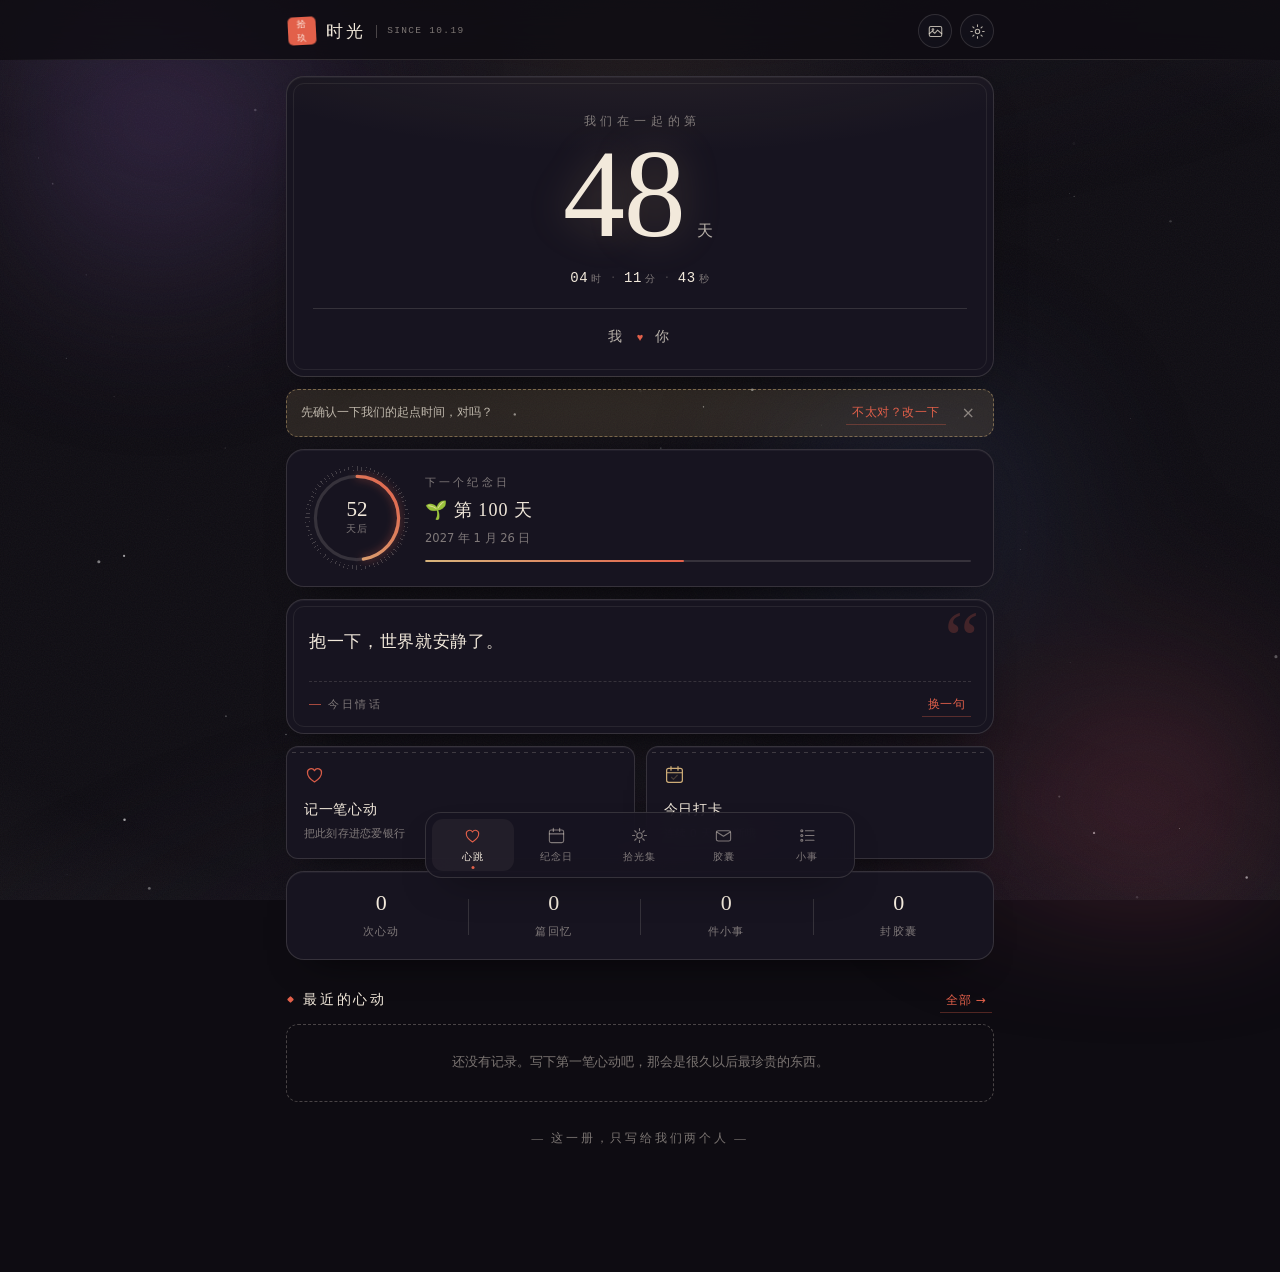
<file: index.html>
<!doctype html>
<html lang="zh-CN" data-theme="paper">
<head>
<meta charset="utf-8">
<meta name="viewport" content="width=device-width, initial-scale=1, viewport-fit=cover">
<meta name="theme-color" content="#eee4d3">
<meta name="description" content="拾玖·时光 —— 我们的恋爱纪念册。记录在一起的第几天、纪念日、心动瞬间、时间胶囊与100件小事。">
<title>拾玖 · 时光 | 我们的恋爱纪念册</title>
<link rel="stylesheet" href="styles.css">
<link rel="manifest" href="manifest.webmanifest">
<meta name="apple-mobile-web-app-capable" content="yes">
<meta name="mobile-web-app-capable" content="yes">
<meta name="apple-mobile-web-app-title" content="拾玖时光">
<meta name="apple-mobile-web-app-status-bar-style" content="default">
<link rel="apple-touch-icon" href="apple-touch-icon.png">
<link rel="icon" type="image/png" sizes="192x192" href="icon-192.png">
<link rel="shortcut icon" type="image/png" href="icon-192.png">
</head>
<body>

<canvas id="sky" aria-hidden="true"></canvas>
<div class="aurora" aria-hidden="true"><i></i><i></i><i></i></div>
<div class="glow" aria-hidden="true"></div>
<div class="grain" aria-hidden="true"></div>

<header class="topbar">
  <button class="brand" id="brand" type="button" title="拾玖 · 时光" aria-label="拾玖 · 时光">
    <span class="brand-seal" aria-hidden="true"><b>拾</b><b>玖</b></span>
    <span class="brand-word">时光</span>
    <span class="brand-rule" aria-hidden="true"></span>
    <span class="brand-sub">since 10.19</span>
  </button>
  <div class="top-actions">
    <button class="icon-btn" id="btn-poster" type="button" title="生成纪念卡" aria-label="生成纪念卡">
      <svg viewBox="0 0 24 24" aria-hidden="true"><rect x="3.2" y="5" width="17.6" height="14" rx="2.2"/><path d="M3.2 15.2l4.3-3.7 3.4 3 4-4.4 5.9 5.1"/><circle cx="8.4" cy="9.3" r="1.2"/></svg>
    </button>
    <button class="icon-btn" id="btn-settings" type="button" title="设置" aria-label="设置">
      <svg viewBox="0 0 24 24" aria-hidden="true"><circle cx="12" cy="12" r="3.1"/><path d="M12 2.6v2.2M12 19.2v2.2M2.6 12h2.2M19.2 12h2.2M5.4 5.4l1.6 1.6M17 17l1.6 1.6M18.6 5.4L17 7M7 17l-1.6 1.6"/></svg>
    </button>
  </div>
</header>

<main id="main">

  <!-- ============ 首页 · 心跳 ============ -->
  <section class="page is-active" id="page-home" data-page="home">
    <div class="hero card">
      <div class="hero-main">
        <div class="hero-eyebrow" id="h-eyebrow">我们在一起的第</div>
        <div class="hero-count">
          <span class="hero-num" id="h-days">0</span>
          <span class="hero-unit">天</span>
        </div>
        <div class="hero-clock" id="h-clock">
          <span class="ck"><b id="h-h">00</b><i>时</i></span>
          <span class="ck-sep" aria-hidden="true">·</span>
          <span class="ck"><b id="h-m">00</b><i>分</i></span>
          <span class="ck-sep" aria-hidden="true">·</span>
          <span class="ck"><b id="h-s">00</b><i>秒</i></span>
        </div>
        <div class="hero-names" id="h-names"></div>
      </div>
      <div class="hero-side" aria-hidden="true">
        <div class="hero-stamp"><span>今日</span><span>已记</span></div>
      </div>
    </div>

    <div class="banner" id="banner-year" hidden>
      <span class="banner-txt">先确认一下我们的起点时间，对吗？</span>
      <span class="banner-acts">
        <button class="link-btn" id="banner-fix" type="button">不太对？改一下</button>
        <button class="banner-x" id="banner-x" type="button" aria-label="关闭">×</button>
      </span>
    </div>

    <div class="card next-card">
      <div class="next-ring-wrap">
        <div class="ring-ticks" aria-hidden="true"></div>
        <svg class="ring" viewBox="0 0 120 120" aria-hidden="true">
          <defs>
            <linearGradient id="ringGrad" x1="0" y1="0" x2="1" y2="1">
              <stop class="rs1" offset="0%"/><stop class="rs2" offset="100%"/>
            </linearGradient>
          </defs>
          <circle class="ring-bg" cx="60" cy="60" r="52"/>
          <circle class="ring-fg" id="home-ring" cx="60" cy="60" r="52" transform="rotate(-90 60 60)"/>
        </svg>
        <div class="next-ring-txt">
          <b id="h-next-left">—</b>
          <span>天后</span>
        </div>
      </div>
      <div class="next-info">
        <div class="next-k">下一个纪念日</div>
        <div class="next-name" id="h-next-name">—</div>
        <div class="next-date" id="h-next-date">—</div>
        <div class="next-prog"><i id="h-next-bar"></i></div>
      </div>
    </div>

    <div class="card quote-card">
      <div class="q-mark" aria-hidden="true">“</div>
      <p class="q-text" id="h-quote">—</p>
      <div class="q-foot">
        <span class="q-tag" id="h-quote-tag">今日情话</span>
        <button class="link-btn" id="h-quote-next" type="button">换一句</button>
      </div>
    </div>

    <div class="grid-2">
      <button class="tile tile-rose" id="h-add" type="button">
        <svg viewBox="0 0 24 24" aria-hidden="true"><path d="M12 20.5S4 15.6 4 10.3A4.3 4.3 0 0 1 12 7.6a4.3 4.3 0 0 1 8 2.7c0 5.3-8 10.2-8 10.2z"/></svg>
        <b>记一笔心动</b>
        <i>把此刻存进恋爱银行</i>
      </button>
      <button class="tile tile-gold" id="h-checkin" type="button">
        <svg viewBox="0 0 24 24" aria-hidden="true"><rect x="3" y="5" width="18" height="16" rx="2.4"/><path d="M8 3v4M16 3v4M3 10h18"/><path class="ck-tick" d="M8.5 15.2l2.3 2.3 4.4-4.6"/></svg>
        <b id="h-checkin-t">今日打卡</b>
        <i id="h-checkin-s">连续 0 天</i>
      </button>
    </div>

    <div class="card stats" id="h-stats">
      <div class="stat"><b id="s-moments">0</b><i>次心动</i></div>
      <div class="stat"><b id="s-memories">0</b><i>篇回忆</i></div>
      <div class="stat"><b id="s-bucket">0</b><i>件小事</i></div>
      <div class="stat"><b id="s-capsules">0</b><i>封胶囊</i></div>
    </div>

    <div class="sec-head">
      <h3>最近的心动</h3>
      <button class="link-btn" data-goto="memories" type="button">全部 →</button>
    </div>
    <div class="mini-list" id="h-recent"></div>

    <p class="colophon">— 这一册，只写给我们两个人 —</p>
  </section>

  <!-- ============ 纪念日 ============ -->
  <section class="page" id="page-days" data-page="days">
    <div class="page-head">
      <h2>我们的纪念日</h2>
      <p>有些日子，值得被一遍遍数着。</p>
    </div>

    <div class="card ann-hero">
      <div class="ann-hero-k">距离</div>
      <div class="ann-hero-name" id="ann-hero-name">—</div>
      <div class="ann-hero-count"><b id="ann-hero-num">—</b><span>天</span></div>
      <div class="ann-hero-date" id="ann-hero-date">—</div>
      <div class="ann-hero-bar"><i id="ann-hero-bar"></i></div>
    </div>

    <div class="sec-head">
      <h3>里程碑</h3>
      <span class="sec-note">按在一起的天数自动计算</span>
    </div>
    <div class="ms-list" id="ms-list"></div>

    <div class="sec-head">
      <h3>自定义纪念日</h3>
      <button class="btn btn-sm" id="btn-add-ann" type="button">＋ 添加</button>
    </div>
    <div class="ann-list" id="ann-list"></div>
  </section>

  <!-- ============ 拾光集 ============ -->
  <section class="page" id="page-memories" data-page="memories">
    <div class="page-head">
      <h2>拾光集</h2>
      <p>把散落的日常，一件件拾起来。</p>
    </div>

    <div class="toolbar">
      <div class="chips" id="mem-chips">
        <button class="chip is-on" data-filter="all" type="button">全部</button>
        <button class="chip" data-filter="heart" type="button">心动</button>
        <button class="chip" data-filter="memory" type="button">回忆</button>
      </div>
      <button class="btn btn-sm" id="btn-add-mem" type="button">写一篇</button>
    </div>

    <div class="timeline" id="timeline"></div>
  </section>

  <!-- ============ 时间胶囊 ============ -->
  <section class="page" id="page-capsule" data-page="capsule">
    <div class="page-head">
      <h2>时间胶囊</h2>
      <p>写给未来的我们。写下的那一刻，它就封上了蜡。</p>
    </div>

    <div class="card capsule-intro">
      <div class="ci-icon" aria-hidden="true">
        <svg viewBox="0 0 24 24"><rect x="3" y="6" width="18" height="13" rx="2.4"/><path d="M3.5 7.5 12 13l8.5-5.5"/><path d="M12 17.4c-1.6-1.2-2.6-2.3-2.6-3.4a1.4 1.4 0 0 1 2.6-.7 1.4 1.4 0 0 1 2.6.7c0 1.1-1 2.2-2.6 3.4z"/></svg>
      </div>
      <div class="ci-text">
        <b>封一封信，寄往未来</b>
        <span>在解锁之前，连你自己也读不到它。</span>
      </div>
      <button class="btn btn-sm" id="btn-add-capsule" type="button">写信</button>
    </div>

    <div class="capsule-list" id="capsule-list"></div>

    <div class="sec-head">
      <h3>每日一问</h3>
      <span class="sec-note">每天一题，答给小宝呀</span>
    </div>
    <div class="card q-card">
      <div class="q-day" id="q-day">第 1 问</div>
      <p class="q-ask" id="q-ask">—</p>
      <textarea id="q-answer" rows="3" placeholder="写下你的回答…"></textarea>
      <div class="qa-theirs-box" id="q-other" hidden></div>
      <div class="q-foot">
        <span class="q-state" id="q-state"></span>
        <button class="btn btn-sm" id="q-save" type="button">收下这句</button>
      </div>
    </div>
    <div class="qa-list" id="q-history"></div>
  </section>

  <!-- ============ 100件小事 ============ -->
  <section class="page" id="page-bucket" data-page="bucket">
    <div class="page-head">
      <h2>一百件小事</h2>
      <p>爱情不是一件大事，是一百件小事。</p>
    </div>

    <div class="card bucket-head">
      <div class="bh-top">
        <b><span id="b-done">0</span> / <span id="b-total">100</span></b>
        <button class="btn btn-sm" id="btn-random" type="button">随机抽一件</button>
      </div>
      <div class="bh-bar"><i id="b-bar"></i></div>
      <div class="bh-tip" id="b-tip">先划掉第一件吧。</div>
    </div>

    <div class="chips chips-wrap" id="b-chips"></div>
    <div class="bucket-list" id="bucket-list"></div>
  </section>

</main>

<nav class="tabbar" id="tabbar" aria-label="主导航">
  <button class="tab is-on" data-page="home" type="button">
    <svg viewBox="0 0 24 24" aria-hidden="true"><path d="M12 20.2S4.2 15.4 4.2 10.2A4.2 4.2 0 0 1 12 7.6a4.2 4.2 0 0 1 7.8 2.6c0 5.2-7.8 10-7.8 10z"/></svg>
    <i class="tab-dot" hidden></i>
    <span>心跳</span>
  </button>
  <button class="tab" data-page="days" type="button">
    <svg viewBox="0 0 24 24" aria-hidden="true"><rect x="3" y="5" width="18" height="16" rx="2.4"/><path d="M8 3v4M16 3v4M3 10h18"/></svg>
    <i class="tab-dot" hidden></i>
    <span>纪念日</span>
  </button>
  <button class="tab" data-page="memories" type="button">
    <svg viewBox="0 0 24 24" aria-hidden="true"><circle cx="12" cy="12" r="3.4"/><path d="M12 3.2v2.6M12 18.2v2.6M3.2 12h2.6M18.2 12h2.6M6 6l1.9 1.9M16.1 16.1 18 18M18 6l-1.9 1.9M7.9 16.1 6 18"/></svg>
    <i class="tab-dot" hidden></i>
    <span>拾光集</span>
  </button>
  <button class="tab" data-page="capsule" type="button">
    <svg viewBox="0 0 24 24" aria-hidden="true"><rect x="3" y="6" width="18" height="13" rx="2.4"/><path d="M3.5 7.5 12 13l8.5-5.5"/></svg>
    <i class="tab-dot" hidden></i>
    <span>胶囊</span>
  </button>
  <button class="tab" data-page="bucket" type="button">
    <svg viewBox="0 0 24 24" aria-hidden="true"><path d="M9.4 6h10.8M9.4 12h10.8M9.4 18h10.8"/><circle cx="4.8" cy="6" r="1.3"/><circle cx="4.8" cy="12" r="1.3"/><circle cx="4.8" cy="18" r="1.3"/></svg>
    <i class="tab-dot" hidden></i>
    <span>小事</span>
  </button>
</nav>

<div class="modal-root" id="modal-root" hidden>
  <div class="modal-mask" data-close="1"></div>
  <div class="modal" id="modal" role="dialog" aria-modal="true"></div>
</div>

<div class="toast-wrap" id="toast-wrap" aria-live="polite"></div>
<div class="fx" id="fx" aria-hidden="true"></div>

<script src="data.js"></script>
<script src="app.js"></script>
</body>
</html>
</file>
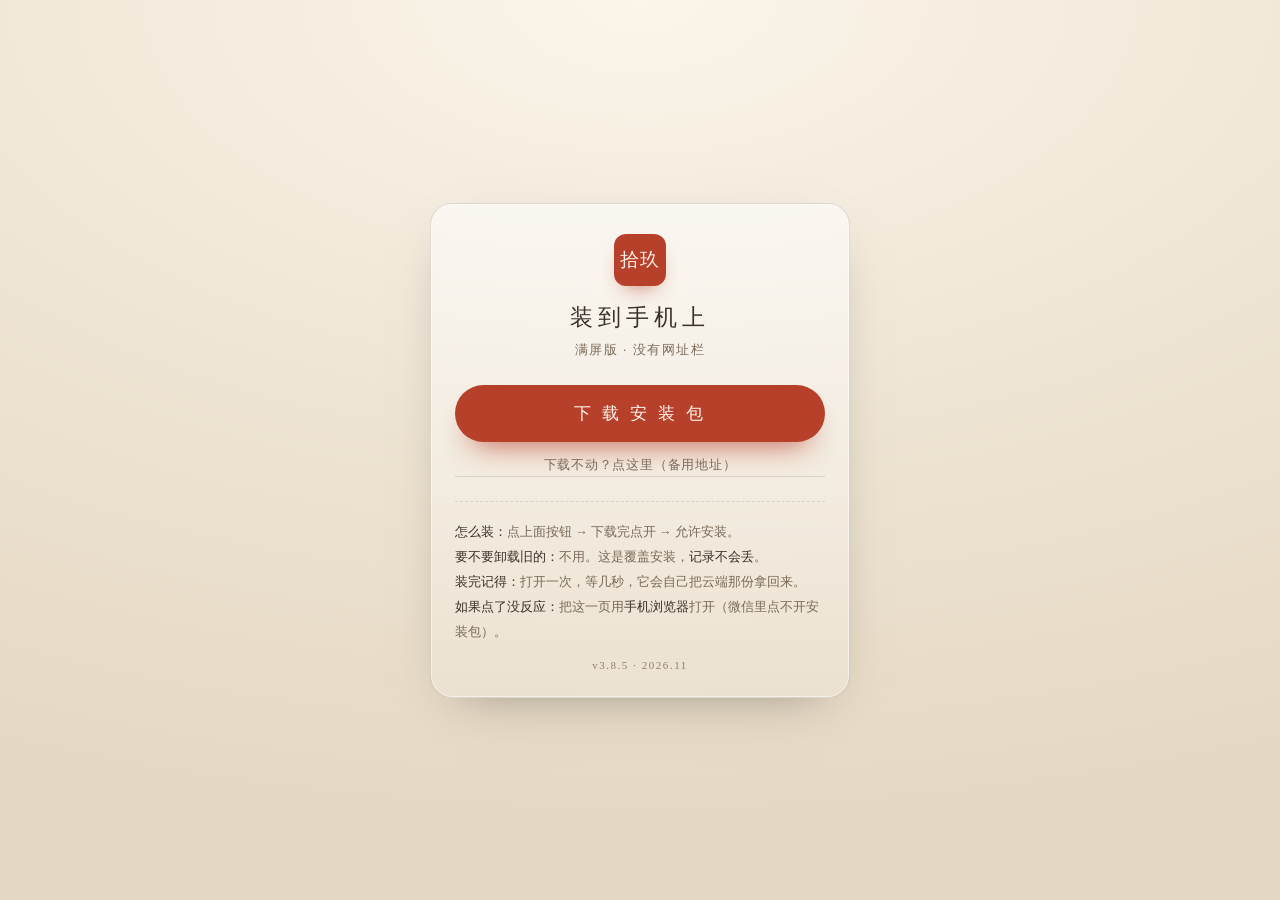
<file: install.html>
<!DOCTYPE html>
<html lang="zh-CN">
<head>
<meta charset="utf-8">
<meta name="viewport" content="width=device-width,initial-scale=1,viewport-fit=cover">
<title>装到手机上 · 拾玖时光</title>
<meta name="theme-color" content="#eee4d3">
<style>
  :root{
    --paper:#eee4d3; --paper2:#f6eee1; --ink:#3a3128; --ink2:#7a6a58;
    --seal:#b7402b; --line:rgba(58,49,40,.14);
  }
  *{box-sizing:border-box;-webkit-tap-highlight-color:transparent}
  html,body{margin:0;height:100%}
  body{
    background:
      radial-gradient(120% 90% at 50% 0%, #fbf5ea 0%, var(--paper) 55%, #e6d9c4 100%);
    color:var(--ink);
    font-family:"Songti SC",Songti,SimSun,"Noto Serif CJK SC",serif;
    display:flex; align-items:center; justify-content:center;
    padding:28px 22px calc(28px + env(safe-area-inset-bottom));
  }
  .card{
    width:100%; max-width:420px; text-align:center;
    background:linear-gradient(180deg,rgba(255,255,255,.55),rgba(255,255,255,.16));
    border:1px solid var(--line); border-radius:22px;
    padding:30px 24px 26px;
    box-shadow:0 18px 50px -28px rgba(58,49,40,.55), inset 0 0 0 1px rgba(255,255,255,.5);
    position:relative;
  }
  .seal{
    width:52px;height:52px;margin:0 auto 16px;border-radius:12px;
    background:var(--seal); color:#fff5ec;
    display:flex;align-items:center;justify-content:center;
    font-size:19px;letter-spacing:1px;line-height:1.05;
    box-shadow:0 10px 22px -12px rgba(183,64,43,.9);
  }
  h1{font-size:23px;font-weight:400;letter-spacing:.22em;margin:0 0 8px}
  .sub{font-size:13px;color:var(--ink2);letter-spacing:.12em;margin:0 0 26px}
  .btn{
    display:block;text-decoration:none;
    background:var(--seal);color:#fff6ee;
    padding:17px 20px;border-radius:999px;
    font-size:17px;letter-spacing:.2em;
    box-shadow:0 16px 30px -16px rgba(183,64,43,.95);
    transition:transform .12s ease;
  }
  .btn:active{transform:scale(.985);opacity:.94}
  .alt{
    display:block;margin-top:14px;font-size:13px;color:var(--ink2);
    text-decoration:none;letter-spacing:.06em;border-bottom:1px solid var(--line);
    padding-bottom:2px;
  }
  .note{
    margin:24px 0 0;padding-top:18px;border-top:1px dashed var(--line);
    font-size:12.5px;line-height:2;color:var(--ink2);text-align:left;
  }
  .note b{color:var(--ink);font-weight:400}
  .ver{margin-top:14px;font-size:11px;color:var(--ink2);letter-spacing:.14em;opacity:.8}
</style>
</head>
<body>
  <div class="card">
    <div class="seal">拾玖</div>
    <h1>装到手机上</h1>
    <p class="sub">满屏版 · 没有网址栏</p>

    <a class="btn" href="https://github.com/nudt-yaso/our/releases/latest/download/shijiu-love-apk">下 载 安 装 包</a>
    <a class="alt" href="dl/shijiu-love.apk">下载不动？点这里（备用地址）</a>

    <div class="note">
      <b>怎么装：</b>点上面按钮 → 下载完点开 → 允许安装。<br>
      <b>要不要卸载旧的：</b>不用。这是覆盖安装，<b>记录不会丢</b>。<br>
      <b>装完记得：</b>打开一次，等几秒，它会自己把云端那份拿回来。<br>
      <b>如果点了没反应：</b>把这一页用<b>手机浏览器</b>打开（微信里点不开安装包）。
    </div>
    <div class="ver">v3.8.5 · 2026.11</div>
  </div>
</body>
</html>
</file>
<file: styles.css>
/* ============================================================
   拾玖 · 时光  —  styles.css
   一册纸上的恋爱纪念册
   设计语言：纸（纸质底纹）+ 印（朱砂钤印）+ 光（墨夜星轨）
   ============================================================ */

/* ------------------------------------------------------------
   0. 主题变量
   ------------------------------------------------------------ */
:root{
  --font-serif:"Songti SC","STSong","SimSun","宋体","Source Han Serif SC","Noto Serif SC",Georgia,serif;
  --font-kai:"Kaiti SC","STKaiti","KaiTi","楷体","Kaiti TC",var(--font-serif);
  --font-ui:"PingFang SC","HarmonyOS Sans SC","Microsoft YaHei UI","Microsoft YaHei",system-ui,-apple-system,"Segoe UI",sans-serif;
  --font-mono:ui-monospace,"Cascadia Mono",Consolas,"Courier New",monospace;

  --r-lg:18px;
  --r-md:12px;
  --r-sm:8px;
  --ease:cubic-bezier(.22,.68,.28,1);
  --ease-out:cubic-bezier(.16,.84,.3,1);
  --safe-b:env(safe-area-inset-bottom,0px);
  --safe-t:env(safe-area-inset-top,0px);
  --mx:50%;
  --my:18%;
}

/* 宣纸 · 昼 */
html[data-theme="paper"]{
  color-scheme:light;
  --bg:#eee4d3;
  --bg-hi:#f8f1e4;
  --paper:#fbf6ec;
  --paper-2:#f4ecdd;
  --ink:#241d18;
  --dim:rgba(36,29,24,.70);
  --faint:rgba(36,29,24,.46);
  --rule:rgba(36,29,24,.15);
  --rule-hi:rgba(36,29,24,.26);
  --vermilion:#b7402b;
  --vermilion-ink:#8e2f1f;
  --vermilion-soft:rgba(183,64,43,.10);
  --gold:#8d6b38;
  --gold-soft:rgba(141,107,56,.12);
  --indigo:#2f4a63;
  --aurora-1:#e8b9a8;
  --aurora-2:#d9c49a;
  --aurora-3:#c3b3c6;
  --aurora-op:.20;
  --aurora-blend:multiply;
  --grain-op:.055;
  --grain-blend:multiply;
  --shadow:0 1px 0 rgba(255,255,255,.6) inset, 0 14px 34px -24px rgba(74,52,32,.55);
  --shadow-lift:0 2px 0 rgba(255,255,255,.6) inset, 0 22px 48px -26px rgba(74,52,32,.6);
  --sky-op:0;
  --tape:rgba(198,176,124,.30);
}

/* 墨夜 */
html[data-theme="night"]{
  color-scheme:dark;
  --bg:#0e0c12;
  --bg-hi:#1b1622;
  --paper:#171420;
  --paper-2:#131019;
  --ink:#f2e9db;
  --dim:rgba(242,233,219,.74);
  --faint:rgba(242,233,219,.48);
  --rule:rgba(242,233,219,.14);
  --rule-hi:rgba(242,233,219,.26);
  --vermilion:#e2604a;
  --vermilion-ink:#f08268;
  --vermilion-soft:rgba(226,96,74,.14);
  --gold:#d8b57c;
  --gold-soft:rgba(216,181,124,.13);
  --indigo:#8fb4cf;
  --aurora-1:#6b4b8f;
  --aurora-2:#8f3b52;
  --aurora-3:#3d4f86;
  --aurora-op:.42;
  --aurora-blend:screen;
  --grain-op:.05;
  --grain-blend:screen;
  --shadow:0 1px 0 rgba(255,255,255,.045) inset, 0 18px 40px -26px rgba(0,0,0,.95);
  --shadow-lift:0 1px 0 rgba(255,255,255,.06) inset, 0 26px 56px -26px rgba(0,0,0,1);
  --sky-op:.9;
  --tape:rgba(216,181,124,.18);
}

/* 胭脂 */
html[data-theme="rose"]{
  color-scheme:light;
  --bg:#f3e3e2;
  --bg-hi:#fcf1f0;
  --paper:#fdf5f3;
  --paper-2:#f7e9e7;
  --ink:#2c1a1d;
  --dim:rgba(44,26,29,.70);
  --faint:rgba(44,26,29,.46);
  --rule:rgba(44,26,29,.15);
  --rule-hi:rgba(44,26,29,.26);
  --vermilion:#a63a54;
  --vermilion-ink:#832c42;
  --vermilion-soft:rgba(166,58,84,.10);
  --gold:#8a5f47;
  --gold-soft:rgba(138,95,71,.12);
  --indigo:#4a3a63;
  --aurora-1:#e09aa6;
  --aurora-2:#e6c3ad;
  --aurora-3:#b9a3c4;
  --aurora-op:.22;
  --aurora-blend:multiply;
  --grain-op:.05;
  --grain-blend:multiply;
  --shadow:0 1px 0 rgba(255,255,255,.6) inset, 0 14px 34px -24px rgba(90,45,55,.5);
  --shadow-lift:0 2px 0 rgba(255,255,255,.6) inset, 0 22px 48px -26px rgba(90,45,55,.55);
  --sky-op:0;
  --tape:rgba(198,150,150,.32);
}

/* ------------------------------------------------------------
   1. 基础
   ------------------------------------------------------------ */
*,*::before,*::after{ box-sizing:border-box; }
[hidden]{ display:none !important; }
html,body{ min-height:100%; }

body{
  margin:0;
  background:var(--bg);
  color:var(--ink);
  font-family:var(--font-ui);
  font-size:15px;
  line-height:1.75;
  -webkit-font-smoothing:antialiased;
  text-rendering:optimizeLegibility;
  overflow-x:hidden;
  min-height:100vh;
  min-height:100dvh;
  transition:background .5s var(--ease), color .5s var(--ease);
}

/* 纸张的底色：上下各一层暖光，纤维交给 .grain */
body::before{
  content:"";
  position:fixed; inset:0; z-index:0; pointer-events:none;
  background:
    radial-gradient(130% 85% at 50% -22%, var(--bg-hi) 0%, transparent 58%),
    radial-gradient(100% 70% at 50% 118%, var(--bg-hi) 0%, transparent 62%);
  opacity:.85;
}
/* 四周压暗，像一册摊开的旧书 */
body::after{
  content:"";
  position:fixed; inset:0; z-index:0; pointer-events:none;
  background:radial-gradient(120% 100% at 50% 50%, transparent 52%, color-mix(in srgb, var(--ink) 10%, transparent) 100%);
}

h1,h2,h3,h4,p{ margin:0; }
button{ font:inherit; color:inherit; background:none; border:0; cursor:pointer; -webkit-tap-highlight-color:transparent; }
textarea,input,select{ font:inherit; color:inherit; }
img{ max-width:100%; }
::selection{ background:color-mix(in srgb, var(--vermilion) 26%, transparent); color:var(--ink); }

::-webkit-scrollbar{ width:9px; height:9px; }
::-webkit-scrollbar-thumb{ background:var(--rule-hi); border-radius:99px; }
::-webkit-scrollbar-thumb:hover{ background:color-mix(in srgb, var(--ink) 34%, transparent); }
::-webkit-scrollbar-track{ background:transparent; }

/* ------------------------------------------------------------
   2. 背景层：星（夜）/ 霞（昼）/ 尘 / 光
   ------------------------------------------------------------ */
#sky{
  position:fixed; inset:0; width:100%; height:100%;
  z-index:0; pointer-events:none;
  opacity:var(--sky-op);
  transition:opacity .8s var(--ease);
}

.aurora{
  position:fixed; inset:0; z-index:0; pointer-events:none; overflow:hidden;
  filter:blur(72px); opacity:var(--aurora-op);
  transition:opacity .8s var(--ease);
}
.aurora i{
  position:absolute; display:block;
  width:44vw; height:44vw; min-width:320px; min-height:320px;
  border-radius:50%;
  mix-blend-mode:var(--aurora-blend);
}
.aurora i:nth-child(1){
  top:-14vw; left:-10vw;
  background:radial-gradient(circle at 50% 50%, var(--aurora-1), transparent 68%);
  animation:drift1 28s var(--ease) infinite alternate;
}
.aurora i:nth-child(2){
  bottom:-18vw; right:-12vw;
  background:radial-gradient(circle at 50% 50%, var(--aurora-2), transparent 68%);
  animation:drift2 33s var(--ease) infinite alternate;
}
.aurora i:nth-child(3){
  top:34%; left:56%;
  width:32vw; height:32vw;
  background:radial-gradient(circle at 50% 50%, var(--aurora-3), transparent 70%);
  animation:drift3 39s var(--ease) infinite alternate;
  opacity:.7;
}
@keyframes drift1{ to{ transform:translate3d(8vw,6vh,0) scale(1.16); } }
@keyframes drift2{ to{ transform:translate3d(-9vw,-5vh,0) scale(1.1); } }
@keyframes drift3{ to{ transform:translate3d(-6vw,7vh,0) scale(.9); } }

/* 跟着指针走的一点暖光 */
.glow{
  position:fixed; inset:0; z-index:0; pointer-events:none;
  background:radial-gradient(460px circle at var(--mx) var(--my), color-mix(in srgb, var(--gold) 9%, transparent), transparent 68%);
  opacity:.85;
}

/* 纸的颗粒 */
.grain{
  position:fixed; inset:0; z-index:0; pointer-events:none;
  opacity:var(--grain-op); mix-blend-mode:var(--grain-blend);
  background-image:url("data:image/svg+xml,%3Csvg xmlns='http://www.w3.org/2000/svg' width='140' height='140'%3E%3Cfilter id='n'%3E%3CfeTurbulence type='fractalNoise' baseFrequency='.85' numOctaves='3'/%3E%3C/filter%3E%3Crect width='140' height='140' filter='url(%23n)'/%3E%3C/svg%3E");
}

/* ------------------------------------------------------------
   3. 顶部：一枚印 + 两个按钮
   ------------------------------------------------------------ */
.topbar{
  position:sticky; top:0; z-index:40;
  display:flex; align-items:center; justify-content:space-between; gap:14px;
  padding:calc(14px + var(--safe-t)) clamp(16px,4vw,30px) 12px;
  background:color-mix(in srgb, var(--bg) 80%, transparent);
  backdrop-filter:blur(14px) saturate(1.1);
  -webkit-backdrop-filter:blur(14px) saturate(1.1);
}
.topbar::after{
  content:""; position:absolute; left:0; right:0; bottom:0; height:1px;
  background:linear-gradient(90deg, transparent, var(--rule) 12%, var(--rule) 88%, transparent);
}

.brand{ display:flex; align-items:center; gap:10px; padding:2px; }
.brand-seal{
  width:28px; height:28px; flex:0 0 auto;
  display:grid; grid-template-rows:1fr 1fr; place-items:center;
  background:var(--vermilion);
  color:#fdf6ed;
  border-radius:5px;
  font-family:var(--font-serif);
  font-size:10px; line-height:1;
  letter-spacing:0;
  box-shadow:0 1px 0 rgba(0,0,0,.18);
  transform:rotate(-3deg);
  animation:sealIn .7s var(--ease-out) both;
}
.brand-seal b{ font-weight:400; display:block; transform:scale(.94); }
@keyframes sealIn{
  0%{ opacity:0; transform:scale(2.4) rotate(-14deg); }
  55%{ opacity:1; }
  100%{ opacity:1; transform:scale(1) rotate(-3deg); }
}
.brand-word{
  font-family:var(--font-serif);
  font-size:17px; letter-spacing:.18em; color:var(--ink);
  line-height:1;
}
.brand-rule{ width:1px; height:13px; background:var(--rule-hi); }
.brand-sub{
  font-family:var(--font-mono);
  font-size:9.5px; letter-spacing:.14em;
  color:var(--faint); text-transform:uppercase;
}

.top-actions{ display:flex; gap:8px; }
.icon-btn{
  width:34px; height:34px; border-radius:50%;
  display:grid; place-items:center;
  border:1px solid var(--rule);
  background:color-mix(in srgb, var(--paper) 55%, transparent);
  transition:.3s var(--ease);
}
.icon-btn svg{
  width:17px; height:17px; fill:none; stroke:var(--dim);
  stroke-width:1.5; stroke-linecap:round; stroke-linejoin:round;
  transition:.3s var(--ease);
}
.icon-btn:hover{ border-color:var(--rule-hi); background:var(--paper); transform:translateY(-1px); }
.icon-btn:hover svg{ stroke:var(--vermilion); }
.icon-btn:active{ transform:scale(.96); }

/* ------------------------------------------------------------
   4. 版面
   ------------------------------------------------------------ */
main{
  position:relative; z-index:1;
  max-width:760px; margin:0 auto;
  padding:10px clamp(16px,4vw,26px) calc(118px + var(--safe-b));
}
.page{ display:none; }
.page.is-active{ display:block; animation:pageIn .52s var(--ease-out) both; }
@keyframes pageIn{
  from{ opacity:0; transform:translateY(12px); filter:blur(3px); }
  to{ opacity:1; transform:none; filter:blur(0); }
}

/* ------------------------------------------------------------
   5. 纸卡片
   ------------------------------------------------------------ */
.card{
  position:relative;
  background:var(--paper);
  border:1px solid var(--rule);
  border-radius:var(--r-lg);
  box-shadow:var(--shadow);
  padding:22px;
  transition:box-shadow .4s var(--ease), border-color .4s var(--ease), transform .4s var(--ease);
}
/* 内框线：信笺的双线 */
.card::before{
  content:""; position:absolute; inset:6px; pointer-events:none;
  border:1px solid var(--rule);
  border-radius:calc(var(--r-lg) - 7px);
  opacity:.55;
}
.next-card::before,.stats::before,.bucket-head::before,.banner::before{ display:none; }

/* ------------------------------------------------------------
   6. 首页 hero
   ------------------------------------------------------------ */
.hero{
  margin-top:6px;
  padding:34px 26px 26px;
  text-align:center;
  overflow:hidden;
  background:
    radial-gradient(120% 90% at 50% -30%, color-mix(in srgb, var(--gold) 12%, transparent), transparent 62%),
    var(--paper);
}
.hero-main{ position:relative; z-index:1; }
.hero-eyebrow{
  font-size:11.5px; letter-spacing:.42em; color:var(--faint);
  padding-left:.42em;
}
.hero-count{
  display:flex; align-items:baseline; justify-content:center; gap:10px;
  margin:6px 0 0;
}
.hero-num{
  font-family:var(--font-serif);
  font-size:clamp(74px,21vw,124px);
  font-weight:400;
  line-height:.94;
  letter-spacing:-.01em;
  font-variant-numeric:lining-nums tabular-nums;
  color:var(--ink);
  text-shadow:0 1px 0 rgba(255,255,255,.35);
  transition:transform .4s var(--ease);
}
html[data-theme="night"] .hero-num{ text-shadow:0 0 40px color-mix(in srgb, var(--gold) 26%, transparent); }
.hero-num.pop{ animation:numPop .55s var(--ease-out); }
@keyframes numPop{
  0%{ transform:scale(1); }
  38%{ transform:scale(1.075); }
  100%{ transform:scale(1); }
}
.hero-unit{
  font-family:var(--font-serif);
  font-size:16px; color:var(--dim); letter-spacing:.28em;
  padding-left:.14em;
}

.hero-clock{
  display:flex; align-items:baseline; justify-content:center; gap:9px;
  margin-top:12px;
  font-variant-numeric:tabular-nums;
}
.ck{ display:flex; align-items:baseline; gap:3px; }
.ck b{
  font-family:var(--font-mono);
  font-size:14px; font-weight:400; color:var(--ink); letter-spacing:.04em;
}
.ck i{ font-style:normal; font-size:10px; color:var(--faint); letter-spacing:.1em; }
.ck-sep{ color:var(--rule-hi); font-size:12px; }
.hero-names{
  margin-top:18px;
  padding-top:16px;
  border-top:1px solid var(--rule);
  display:flex; align-items:center; justify-content:center; gap:12px;
  font-family:var(--font-serif);
  font-size:14px; color:var(--dim); letter-spacing:.16em;
}
.hero-names .hn-heart{ color:var(--vermilion); font-size:11px; letter-spacing:0; }

/* 右下角的「今日已记」印章 */
.hero-side{
  position:absolute; top:20px; right:24px; bottom:20px;
  display:flex; flex-direction:column; align-items:flex-end; justify-content:flex-end;
  pointer-events:none;
}
.hero-stamp{
  width:34px;
  padding:5px 0;
  display:none;
  grid-template-rows:1fr 1fr;
  place-items:center;
  border:1.5px solid var(--vermilion);
  border-radius:3px;
  color:var(--vermilion);
  font-family:var(--font-serif);
  font-size:10px; line-height:1.15; letter-spacing:.05em;
  opacity:.8;
  transform:rotate(-6deg);
}
.hero-stamp span{ display:block; text-align:center; }
.hero.is-stamped .hero-stamp{ display:grid; animation:stampIn .55s var(--ease-out) both; }
@keyframes stampIn{
  0%{ opacity:0; transform:rotate(-14deg) scale(2.2); }
  60%{ opacity:.95; transform:rotate(-5deg) scale(.96); }
  100%{ opacity:.8; transform:rotate(-6deg) scale(1); }
}

/* ------------------------------------------------------------
   7. 提示条
   ------------------------------------------------------------ */
.banner{
  display:flex; flex-wrap:wrap; align-items:center; gap:8px;
  margin-top:12px; padding:11px 14px;
  border:1px dashed color-mix(in srgb, var(--gold) 46%, transparent);
  border-radius:var(--r-md);
  background:var(--gold-soft);
  font-size:12px; color:var(--dim);
  animation:pageIn .5s var(--ease) both;
}
.banner-txt{ flex:1 1 190px; }
.banner-acts{ margin-left:auto; display:flex; align-items:center; gap:12px; }
.banner b{ color:var(--ink); font-weight:500; }
.banner-x{ margin-left:auto; color:var(--faint); font-size:16px; line-height:1; padding:2px 4px; }
.banner-x:hover{ color:var(--ink); }

/* ------------------------------------------------------------
   8. 下一个纪念日 · 表盘
   ------------------------------------------------------------ */
.next-card{
  margin-top:12px;
  display:flex; align-items:center; gap:20px;
  padding:20px 22px;
}
.next-ring-wrap{ position:relative; width:96px; height:96px; flex:0 0 auto; }
.ring-ticks{
  position:absolute; inset:-7px; border-radius:50%;
  background:repeating-conic-gradient(from 0deg, var(--rule-hi) 0deg .8deg, transparent .8deg 5deg);
  -webkit-mask:radial-gradient(closest-side, transparent 0 86%, #000 86.5% 94%, transparent 94.5%);
  mask:radial-gradient(closest-side, transparent 0 86%, #000 86.5% 94%, transparent 94.5%);
  opacity:.8;
}
.ring{ position:relative; width:100%; height:100%; }
.ring-bg{ fill:none; stroke:var(--rule); stroke-width:4; }
.ring-fg{
  fill:none; stroke:url(#ringGrad); stroke-width:4; stroke-linecap:round;
  stroke-dasharray:326.7; stroke-dashoffset:326.7;
  transition:stroke-dashoffset 1.2s var(--ease-out);
}
html[data-theme="night"] .ring-fg{ filter:drop-shadow(0 0 5px color-mix(in srgb, var(--vermilion) 55%, transparent)); }
.rs1{ stop-color:var(--gold); }
.rs2{ stop-color:var(--vermilion); }
.next-ring-txt{
  position:absolute; inset:0; display:flex; flex-direction:column;
  align-items:center; justify-content:center; gap:0;
}
.next-ring-txt b{
  font-family:var(--font-serif);
  font-size:21px; font-weight:400; font-variant-numeric:tabular-nums; line-height:1.1;
}
.next-ring-txt span{ font-size:9.5px; color:var(--faint); letter-spacing:.14em; }
.next-info{ min-width:0; flex:1; }
.next-k{ font-size:10.5px; letter-spacing:.3em; color:var(--faint); }
.next-name{
  font-family:var(--font-serif);
  font-size:18px; margin-top:3px; letter-spacing:.06em;
}
.next-date{ font-size:11.5px; color:var(--faint); margin-top:2px; font-variant-numeric:tabular-nums; }
.next-prog{
  height:2px; border-radius:99px; background:var(--rule);
  margin-top:12px; overflow:hidden;
}
.next-prog i{
  display:block; height:100%; width:0; border-radius:99px;
  background:linear-gradient(90deg, var(--gold), var(--vermilion));
  transition:width 1.1s var(--ease-out);
}

/* ------------------------------------------------------------
   9. 今日情话
   ------------------------------------------------------------ */
.quote-card{ margin-top:12px; padding:26px 22px 16px; }
.q-mark{
  position:absolute; top:0; right:14px;
  font-family:var(--font-serif);
  font-size:78px; line-height:1;
  color:color-mix(in srgb, var(--vermilion) 22%, transparent);
  pointer-events:none; user-select:none;
}
.q-text{
  position:relative;
  font-family:var(--font-kai);
  font-size:16.5px; line-height:1.95; letter-spacing:.04em;
  color:var(--ink); min-height:2.6em;
}
.q-foot{
  display:flex; align-items:center; justify-content:space-between;
  margin-top:12px; padding-top:11px;
  border-top:1px dashed var(--rule);
}
.q-tag{
  font-size:10.5px; letter-spacing:.26em; color:var(--faint);
  display:flex; align-items:center; gap:7px;
}
.q-tag::before{ content:""; width:12px; height:1px; background:var(--vermilion); opacity:.7; }

.link-btn{
  font-size:12px; color:var(--vermilion);
  border-bottom:1px solid color-mix(in srgb, var(--vermilion) 32%, transparent);
  padding-bottom:1px; transition:.25s var(--ease);
  letter-spacing:.04em;
}
.link-btn:hover{ color:var(--vermilion-ink); border-color:var(--vermilion-ink); }

/* ------------------------------------------------------------
   10. 两个票据按钮
   ------------------------------------------------------------ */
.grid-2{ display:grid; grid-template-columns:1fr 1fr; gap:11px; margin-top:12px; }
.tile{
  position:relative; overflow:hidden;
  display:flex; flex-direction:column; align-items:flex-start; gap:3px;
  padding:17px 17px 15px;
  border-radius:var(--r-md);
  border:1px solid var(--rule);
  background:var(--paper);
  box-shadow:var(--shadow);
  text-align:left;
  transition:.34s var(--ease);
}
.tile::before{
  content:""; position:absolute; inset:5px 5px auto 5px; height:1px;
  background:repeating-linear-gradient(90deg, var(--rule-hi) 0 4px, transparent 4px 8px);
  opacity:.7;
}
.tile svg{
  width:21px; height:21px; fill:none; stroke:currentColor; stroke-width:1.4;
  stroke-linecap:round; stroke-linejoin:round;
  margin-bottom:9px; opacity:.95;
}
.tile b{ font-size:14px; font-weight:500; letter-spacing:.05em; color:var(--ink); }
.tile i{ font-style:normal; font-size:11px; color:var(--faint); letter-spacing:.02em; display:block; max-width:100%; overflow:hidden; text-overflow:ellipsis; white-space:nowrap; }

/* 打卡记录 */
.ck-list{ margin:2px 0 4px; max-height:52vh; overflow-y:auto; -webkit-overflow-scrolling:touch; }
.ck-row{ padding:11px 2px; border-bottom:1px dashed var(--rule); }
.ck-row:last-child{ border-bottom:0; }
.ck-head{ display:flex; align-items:center; justify-content:space-between; }
.ck-p{ display:flex; align-items:baseline; gap:7px; margin-top:5px; font-size:13px; line-height:1.5; }
.ck-date{ font-family:var(--font-mono, ui-monospace, monospace); font-size:11px; color:var(--faint); letter-spacing:.03em; }
.ck-mood{ font-size:14px; line-height:1; }
.ck-note{ flex:1; color:var(--ink); word-break:break-word; }
.ck-none{ color:var(--faint); font-style:normal; opacity:.75; }
.ck-by{ font-size:11px; color:var(--faint); flex:none; }
.ck-del{ flex:none; border:0; background:none; color:var(--faint); font-size:15px; line-height:1; padding:2px 6px; cursor:pointer; border-radius:6px; }
.ck-del:hover{ color:var(--vermilion); }
.ck-empty{ color:var(--faint); font-size:13px; padding:22px 0; text-align:center; }
.ck-theirs{ margin:12px 0 0; padding:10px 12px; border-radius:10px; background:rgba(183,64,43,.045); border:1px dashed var(--rule-hi); }
.ck-theirs .qa-theirs + .qa-theirs{ margin-top:6px; }

/* 每日一问：两个人的答案 + 题库管理 */
.qa-who{
  display:inline-block; margin-right:7px; padding:1px 7px; border-radius:999px;
  font-size:10.5px; letter-spacing:.04em; color:var(--vermilion);
  border:1px solid var(--rule-hi); background:rgba(183,64,43,.05);
  vertical-align:1px; white-space:nowrap;
}
button.qa-who{ cursor:pointer; font-family:inherit; }
button.qa-who:hover{ background:rgba(183,64,43,.12); }
.qa-who.is-unsure{ border-style:dashed; color:var(--faint); }
.qa-theirs-box{ margin:10px 0 0; padding:10px 12px; border-radius:10px; background:rgba(183,64,43,.045); border:1px dashed var(--rule-hi); }
.qa-theirs{ font-size:13px; line-height:1.7; color:var(--ink); }
.qa-theirs + .qa-theirs{ margin-top:6px; }
.qa-theirs.is-empty{ color:var(--faint); font-size:12px; }
.qa-a.is-empty{ color:var(--faint); opacity:.7; }

.qk-add{ display:flex; gap:8px; margin:10px 0 12px; }
.qk-add input{ flex:1; min-width:0; padding:9px 12px; border-radius:10px; border:1px solid var(--rule); background:var(--paper); color:var(--ink); font-size:13px; }
.qk-list{ max-height:46vh; overflow-y:auto; }
.qk-sec{ font-size:11px; color:var(--faint); letter-spacing:.12em; margin:12px 0 4px; }
.qk-row{ display:flex; align-items:baseline; gap:8px; padding:8px 2px; border-bottom:1px dashed var(--rule); font-size:13px; line-height:1.5; }
.qk-row:last-child{ border-bottom:0; }
.qk-row.is-off{ opacity:.42; }
.qk-row.is-off .qk-text{ text-decoration:line-through; }
.qk-tag{ flex:none; font-size:10px; padding:1px 6px; border-radius:6px; color:var(--faint); border:1px solid var(--rule); }
.qk-tag.is-custom{ color:var(--vermilion); border-color:var(--rule-hi); }
.qk-text{ flex:1; color:var(--ink); word-break:break-word; }
.qk-btn{ flex:none; border:0; background:none; color:var(--faint); font-size:12px; padding:2px 4px; cursor:pointer; }
.qk-btn:hover{ color:var(--vermilion); }
.qk-btn.is-danger:hover{ color:#a32318; }
.tile-rose{ color:var(--vermilion); }
.tile-gold{ color:var(--gold); }
.tile:hover{ transform:translateY(-2px); box-shadow:var(--shadow-lift); border-color:var(--rule-hi); }
.tile:active{ transform:scale(.988) translateY(0); }
.tile.is-done svg .ck-tick{ opacity:1; }
.tile svg .ck-tick{ opacity:.26; transition:.3s; }
.tile.is-done{ border-color:color-mix(in srgb, var(--vermilion) 34%, transparent); }

/* ------------------------------------------------------------
   11. 四格数字
   ------------------------------------------------------------ */
.stats{
  margin-top:12px;
  display:grid; grid-template-columns:repeat(4,1fr);
  padding:18px 8px 16px;
}
.stat{ text-align:center; position:relative; }
.stat + .stat::before{
  content:""; position:absolute; left:0; top:16%; height:68%;
  width:1px; background:var(--rule);
}
.stat b{
  display:block;
  font-family:var(--font-serif);
  font-size:22px; font-weight:400; line-height:1.2;
  font-variant-numeric:tabular-nums;
}
.stat i{ font-style:normal; font-size:10.5px; color:var(--faint); letter-spacing:.12em; }

/* ------------------------------------------------------------
   12. 区块标题
   ------------------------------------------------------------ */
.sec-head{
  display:flex; align-items:baseline; justify-content:space-between;
  gap:12px; margin:28px 2px 11px;
}
.sec-head h3{
  font-family:var(--font-serif);
  font-size:14px; font-weight:400; letter-spacing:.2em;
}
.sec-head h3::before{
  content:""; display:inline-block;
  width:5px; height:5px; border-radius:1px;
  background:var(--vermilion);
  vertical-align:middle;
  margin-right:10px; transform:translateY(-1px) rotate(45deg);
}
.sec-note{ font-size:10.5px; color:var(--faint); letter-spacing:.05em; }

.colophon{
  margin:26px 0 6px; text-align:center;
  font-family:var(--font-kai);
  font-size:11.5px; letter-spacing:.24em; color:var(--faint);
}

/* ------------------------------------------------------------
   13. 最近的心动 · 条目
   ------------------------------------------------------------ */
.mini-list{ display:flex; flex-direction:column; }
.mini{
  display:flex; align-items:center; gap:12px;
  padding:13px 2px;
  text-align:left;
  border-bottom:1px solid var(--rule);
  transition:.3s var(--ease);
  position:relative;
}
.mini:first-child{ border-top:1px solid var(--rule); }
.mini::after{
  content:""; position:absolute; left:-8px; top:50%;
  width:3px; height:3px; border-radius:50%;
  background:var(--vermilion); opacity:0;
  transform:translateY(-50%) scale(.4);
  transition:.3s var(--ease);
}
.mini:hover{ background:color-mix(in srgb, var(--ink) 3%, transparent); padding-left:10px; }
.mini:hover::after{ opacity:1; transform:translateY(-50%) scale(1); }
.mini-emoji{ font-size:15px; line-height:1; flex:0 0 auto; }
.mini-body{ min-width:0; flex:1; display:block; text-align:left; }
.mini-txt{
  display:block; width:100%;
  font-family:var(--font-kai);
  font-size:14px; white-space:nowrap; overflow:hidden; text-overflow:ellipsis;
}
.mini-time{ display:block; font-size:10.5px; color:var(--faint); letter-spacing:.06em; margin-top:1px; }
.mini-empty{
  padding:26px 18px; text-align:center; font-size:12.5px; color:var(--faint);
  border:1px dashed var(--rule-hi); border-radius:var(--r-md);
  font-family:var(--font-kai); line-height:1.9;
}

/* ------------------------------------------------------------
   14. 页头
   ------------------------------------------------------------ */
.page-head{ padding:14px 2px 8px; }
.page-head h2{
  font-family:var(--font-serif);
  font-size:24px; font-weight:400; letter-spacing:.16em;
}
.page-head h2::after{
  content:""; display:block; width:26px; height:1px; margin-top:12px;
  background:var(--vermilion);
}
.page-head p{ font-size:12px; color:var(--faint); margin-top:10px; letter-spacing:.06em; }

/* ------------------------------------------------------------
   15. 纪念日 hero
   ------------------------------------------------------------ */
.ann-hero{
  margin-top:14px; text-align:center; padding:28px 22px 24px;
}
.ann-hero-k{ font-size:10.5px; letter-spacing:.4em; color:var(--faint); padding-left:.4em; }
.ann-hero-name{
  font-family:var(--font-serif);
  font-size:17px; margin-top:8px; letter-spacing:.12em; color:var(--ink);
}
.ann-hero-count{ display:flex; align-items:baseline; justify-content:center; gap:8px; margin:4px 0 2px; }
.ann-hero-count b{
  font-family:var(--font-serif);
  font-size:clamp(54px,14vw,84px); font-weight:400; line-height:1.06;
  font-variant-numeric:tabular-nums;
}
.ann-hero-count span{ font-family:var(--font-serif); font-size:14px; color:var(--dim); letter-spacing:.2em; }
.ann-hero-date{ font-size:11.5px; color:var(--faint); letter-spacing:.08em; }
.ann-hero-bar{
  height:2px; border-radius:99px; background:var(--rule);
  margin:18px auto 0; max-width:320px; overflow:hidden;
}
.ann-hero-bar i{
  display:block; height:100%; width:0; border-radius:99px;
  background:linear-gradient(90deg, var(--gold), var(--vermilion));
  transition:width 1.2s var(--ease-out);
}

/* ------------------------------------------------------------
   16. 里程碑 · 年表
   ------------------------------------------------------------ */
.ms-list{ display:flex; flex-direction:column; }
.ms{
  display:flex; align-items:center; gap:13px;
  padding:13px 2px;
  border-bottom:1px solid var(--rule);
  transition:.3s var(--ease);
  position:relative;
}
.ms:first-child{ border-top:1px solid var(--rule); }
.ms:hover{ background:color-mix(in srgb, var(--ink) 3%, transparent); }
.ms-ico{
  width:26px; height:26px; flex:0 0 auto;
  display:grid; place-items:center;
  font-size:12px;
  border:1px solid var(--rule);
  border-radius:4px;
}
.ms-body{ flex:1; min-width:0; }
.ms-name{ font-size:13.5px; letter-spacing:.05em; }
.ms-date{ font-size:10.5px; color:var(--faint); margin-top:1px; letter-spacing:.04em; }
.ms-right{ text-align:right; flex:0 0 auto; }
.ms-num{
  font-family:var(--font-serif);
  font-size:15px; font-variant-numeric:tabular-nums; color:var(--ink);
  white-space:nowrap;
}
.ms-num small{ font-family:var(--font-ui); font-size:10px; color:var(--faint); margin-left:3px; }
.ms.is-past{ opacity:.5; }
.ms.is-past .ms-num{ color:var(--faint); }
.ms.is-now{
  background:linear-gradient(90deg, var(--vermilion-soft), transparent 80%);
  border-bottom-color:color-mix(in srgb, var(--vermilion) 30%, transparent);
}
.ms.is-now::before{
  content:""; position:absolute; left:-2px; top:12%; bottom:12%;
  width:2px; background:var(--vermilion); border-radius:2px;
}
.ms.is-today .ms-ico{ border-color:var(--vermilion); color:var(--vermilion); background:var(--vermilion-soft); }

/* ------------------------------------------------------------
   17. 自定义纪念日 · 便条
   ------------------------------------------------------------ */
.ann-list{
  display:grid; grid-template-columns:repeat(auto-fill,minmax(148px,1fr));
  gap:12px; padding-top:8px;
}
.ann{
  position:relative; text-align:left;
  padding:18px 14px 14px;
  border-radius:3px;
  border:1px solid var(--rule);
  background:var(--paper);
  box-shadow:var(--shadow);
  transform:rotate(var(--tilt,-.7deg));
  transition:.34s var(--ease);
}
.ann:nth-child(3n+1){ --tilt:-.8deg; }
.ann:nth-child(3n+2){ --tilt:.6deg; }
.ann:nth-child(3n){ --tilt:-.2deg; }
.ann::before{
  content:""; position:absolute; top:-7px; left:50%;
  width:44px; height:13px;
  transform:translateX(-50%) rotate(-1.5deg);
  background:var(--tape);
  border-left:1px solid rgba(255,255,255,.25);
  border-right:1px solid rgba(255,255,255,.18);
  pointer-events:none;
}
.ann:hover{ transform:rotate(0) translateY(-3px); box-shadow:var(--shadow-lift); }
.ann-emoji{ font-size:18px; line-height:1; }
.ann-name{ font-size:13px; margin-top:8px; letter-spacing:.03em; }
.ann-left{ font-size:10.5px; color:var(--faint); margin-top:3px; font-variant-numeric:tabular-nums; }
.ann-del{
  position:absolute; top:6px; right:7px;
  width:20px; height:20px; border-radius:50%;
  font-size:12px; color:var(--faint); line-height:1;
  opacity:0; transition:.25s;
}
.ann:hover .ann-del{ opacity:1; }
.ann-del:hover{ background:var(--vermilion-soft); color:var(--vermilion); }
.ann-add{
  display:grid; place-items:center; gap:4px;
  min-height:104px;
  border:1px dashed var(--rule-hi);
  box-shadow:none;
  background:transparent;
  color:var(--faint);
  font-size:12px;
  transform:none;
}
.ann-add::before{ display:none; }
.ann-add:hover{ color:var(--ink); border-color:var(--vermilion); transform:translateY(-2px); }

/* ------------------------------------------------------------
   18. 工具栏 / 筛选 / 按钮
   ------------------------------------------------------------ */
.toolbar{
  display:flex; align-items:center; justify-content:space-between; gap:12px;
  margin:16px 0 14px; flex-wrap:wrap;
}
.chips{ display:flex; gap:7px; flex-wrap:wrap; }
.chip{
  padding:5px 13px; border-radius:99px;
  font-size:12px; color:var(--dim);
  border:1px solid var(--rule);
  background:color-mix(in srgb, var(--paper) 60%, transparent);
  transition:.28s var(--ease);
  white-space:nowrap;
  letter-spacing:.04em;
}
.chip:hover{ color:var(--ink); border-color:var(--rule-hi); }
.chip.is-on{
  color:#fdf6ed;
  border-color:transparent;
  background:var(--vermilion);
  box-shadow:0 8px 18px -12px color-mix(in srgb, var(--vermilion) 80%, transparent);
}
.chips-wrap{ margin-bottom:12px; }

.btn{
  padding:8px 16px; border-radius:99px;
  font-size:12.5px; letter-spacing:.08em;
  border:1px solid var(--rule-hi);
  background:var(--paper);
  color:var(--ink);
  transition:.28s var(--ease);
  white-space:nowrap;
}
.btn:hover{ border-color:var(--vermilion); color:var(--vermilion); transform:translateY(-1px); }
.btn:active{ transform:scale(.98); }
.btn-sm{ padding:6px 13px; font-size:11.5px; }
.btn-primary{
  border-color:transparent;
  background:var(--vermilion);
  color:#fdf6ed;
  box-shadow:0 10px 22px -14px color-mix(in srgb, var(--vermilion) 85%, transparent);
}
.btn-primary:hover{ background:var(--vermilion-ink); color:#fff8ef; }
.btn-ghost{ background:transparent; }
.btn-danger{ color:var(--vermilion); border-color:color-mix(in srgb, var(--vermilion) 34%, transparent); }
.btn-danger:hover{ background:var(--vermilion-soft); border-color:var(--vermilion); }

/* ------------------------------------------------------------
   19. 拾光集 · 时间轴
   ------------------------------------------------------------ */
.timeline{ position:relative; padding-left:24px; }
.timeline::before{
  content:""; position:absolute; left:6px; top:8px; bottom:8px; width:1px;
  background:linear-gradient(180deg, transparent, var(--rule-hi) 6%, var(--rule-hi) 94%, transparent);
}
.tl-day{ position:relative; margin-bottom:18px; }
.tl-day-label{
  position:relative;
  font-family:var(--font-serif);
  font-size:11.5px; letter-spacing:.16em; color:var(--faint);
  margin:0 0 9px -24px; padding-left:24px;
}
.tl-day-label::before{
  content:""; position:absolute; left:2px; top:50%; transform:translateY(-50%);
  width:9px; height:9px; border-radius:50%;
  background:var(--paper); border:1px solid var(--rule-hi);
}
.tl-card{
  position:relative;
  border:1px solid var(--rule);
  border-radius:var(--r-md);
  background:var(--paper);
  box-shadow:var(--shadow);
  padding:15px 17px;
  margin-bottom:9px;
  transition:.3s var(--ease);
}
.tl-card:hover{ border-color:var(--rule-hi); box-shadow:var(--shadow-lift); }
.tl-card::before{
  content:""; position:absolute; left:-21px; top:19px;
  width:6px; height:6px; border-radius:50%;
  background:var(--paper); border:1px solid var(--vermilion);
  box-shadow:0 0 0 3px var(--paper);
}
.tl-card.is-heart::before{ background:var(--vermilion); border-color:var(--vermilion); }
.tl-top{ display:flex; align-items:center; gap:8px; margin-bottom:5px; }
.tl-emoji{ font-size:14px; }
.tl-title{ font-size:14px; letter-spacing:.04em; flex:1; min-width:0; }
.tl-mood{
  font-size:10px; padding:1px 8px; border-radius:99px;
  color:var(--vermilion);
  background:var(--vermilion-soft);
  border:1px solid color-mix(in srgb, var(--vermilion) 22%, transparent);
  white-space:nowrap;
}
/* 谁写的 */
.tl-by{
  font-size:10px; padding:1px 8px; border-radius:99px;
  color:var(--dim);
  background:color-mix(in srgb, var(--ink) 5%, transparent);
  border:1px solid var(--rule);
  white-space:nowrap;
}
.tl-text{
  font-family:var(--font-kai);
  font-size:14px; color:var(--dim); line-height:1.95;
  white-space:pre-wrap; word-break:break-word;
}
.tl-img{
  display:block; width:100%; max-height:320px; object-fit:cover;
  border-radius:2px; margin-top:11px;
  border:6px solid var(--paper-2);
  box-shadow:0 10px 24px -18px rgba(0,0,0,.55);
  transform:rotate(-.35deg);
  transition:transform .4s var(--ease);
}
.tl-img:hover{ transform:rotate(0) scale(1.01); }
.tl-foot{
  display:flex; align-items:center; justify-content:space-between;
  margin-top:10px; font-size:10.5px; color:var(--faint);
  letter-spacing:.06em;
}
.tl-day-num{ font-variant-numeric:tabular-nums; letter-spacing:.04em; }
.tl-del{ color:var(--faint); font-size:11px; opacity:0; transition:.25s; }
.tl-card:hover .tl-del{ opacity:1; }
.tl-del:hover{ color:var(--vermilion); }
.tl-empty{
  padding:44px 20px; text-align:center;
  border:1px dashed var(--rule-hi); border-radius:var(--r-lg);
  color:var(--faint); font-size:12.5px; line-height:2;
  font-family:var(--font-kai);
}
.tl-empty b{
  display:block; font-family:var(--font-serif);
  font-size:15px; color:var(--dim); font-weight:400; margin-bottom:6px;
  letter-spacing:.12em;
}

/* ------------------------------------------------------------
   20. 时间胶囊
   ------------------------------------------------------------ */
.capsule-intro{
  margin-top:14px;
  display:flex; align-items:center; gap:14px;
  padding:16px 18px;
}
.ci-icon{
  width:38px; height:38px; flex:0 0 auto; border-radius:50%;
  display:grid; place-items:center;
  border:1px solid var(--rule-hi);
  background:var(--vermilion-soft);
  color:var(--vermilion);
}
.ci-icon svg{ width:19px; height:19px; fill:none; stroke:currentColor; stroke-width:1.3; stroke-linejoin:round; }
.ci-text{ flex:1; min-width:0; }
.ci-text b{ display:block; font-size:13.5px; font-weight:500; letter-spacing:.04em; }
.ci-text span{ font-size:11px; color:var(--faint); }

.capsule-list{ display:flex; flex-direction:column; gap:12px; margin-top:14px; }

.capsule{
  position:relative; overflow:hidden;
  border-radius:var(--r-lg);
  border:1px solid var(--rule);
  background:var(--paper);
  box-shadow:var(--shadow);
  padding:18px 20px;
  transition:.35s var(--ease);
}
.capsule.sealed{
  background:
    repeating-linear-gradient(135deg, color-mix(in srgb, var(--ink) 2.6%, transparent) 0 6px, transparent 6px 14px),
    var(--paper);
  border-color:color-mix(in srgb, var(--vermilion) 26%, transparent);
}
.cap-top{ display:flex; align-items:center; gap:11px; }
.cap-seal{
  position:relative;
  width:38px; height:38px; border-radius:50%;
  display:grid; place-items:center; flex:0 0 auto;
  font-size:12px;
  background:radial-gradient(circle at 34% 28%,
    color-mix(in srgb, var(--vermilion) 55%, #fff) 0%,
    var(--vermilion) 52%,
    color-mix(in srgb, var(--vermilion) 55%, #000) 100%);
  box-shadow:inset 0 -2px 5px rgba(0,0,0,.28), 0 4px 10px -4px rgba(0,0,0,.4);
}
.cap-seal::after{
  content:"印";
  position:absolute; inset:0;
  display:grid; place-items:center;
  font-family:var(--font-serif); font-size:14px; color:#fdf3ea; opacity:.68;
}
.cap-seal.is-open{
  background:radial-gradient(circle at 34% 28%, color-mix(in srgb, var(--gold) 55%, #fff), var(--gold) 58%, color-mix(in srgb, var(--gold) 55%, #000));
  box-shadow:inset 0 -2px 5px rgba(0,0,0,.22), 0 4px 10px -4px rgba(0,0,0,.32);
}
.cap-seal.is-open::after{ content:"启"; color:#2a2114; opacity:.7; }
.cap-title{ flex:1; min-width:0; }
.cap-title h4{
  font-family:var(--font-serif);
  font-size:14px; font-weight:400; letter-spacing:.06em;
}
.cap-sub{ font-size:10.5px; color:var(--faint); margin-top:1px; }
.cap-time{
  flex:0 0 auto; text-align:right;
  font-variant-numeric:tabular-nums;
}
.cap-time b{
  font-family:var(--font-serif);
  font-size:17px; font-weight:400; color:var(--vermilion);
}
.cap-time small{ display:block; font-size:10px; color:var(--faint); }
.cap-body{
  margin-top:13px; padding-top:13px;
  border-top:1px dashed var(--rule);
  font-family:var(--font-kai);
  font-size:14px; line-height:2; color:var(--dim);
  white-space:pre-wrap; word-break:break-word;
}
.cap-locked-note{
  margin-top:13px; padding-top:13px;
  border-top:1px dashed var(--rule);
  font-size:11px; color:var(--faint); letter-spacing:.12em;
  display:flex; align-items:center; gap:8px;
}
.cap-locked-note i{
  font-style:normal; filter:blur(4px); opacity:.5;
  letter-spacing:.18em; user-select:none;
}
.cap-open-btn{ margin-top:14px; animation:readyPulse 2.6s ease-in-out infinite; }
@keyframes readyPulse{
  0%,100%{ box-shadow:0 10px 22px -14px color-mix(in srgb, var(--vermilion) 70%, transparent); }
  50%{ box-shadow:0 10px 26px -10px color-mix(in srgb, var(--vermilion) 95%, transparent); }
}
.cap-empty{
  padding:32px 18px; text-align:center; font-size:12px; color:var(--faint);
  border:1px dashed var(--rule-hi); border-radius:var(--r-md);
  font-family:var(--font-kai); line-height:1.9;
}

/* ------------------------------------------------------------
   21. 每日一问
   ------------------------------------------------------------ */
.q-card{ padding:20px 22px; }
.q-day{ font-size:10.5px; letter-spacing:.3em; color:var(--faint); }
.q-ask{
  font-family:var(--font-kai);
  font-size:16px; line-height:1.9; margin:8px 0 12px;
  letter-spacing:.03em;
}
.q-foot{
  display:flex; align-items:center; justify-content:space-between;
  margin-top:12px; gap:10px;
}
.q-state{ font-size:10.5px; color:var(--faint); }
.qa-list{ display:flex; flex-direction:column; margin-top:4px; }
.qa{
  border-bottom:1px solid var(--rule);
  padding:13px 2px;
  border-radius:8px;
  transition:background .15s ease;
}
.qa[data-qa-open]{ cursor:pointer; }
.qa[data-qa-open]:hover{ background:rgba(183,64,43,.045); }
.qa[data-qa-open]:hover .qa-q{ color:var(--vermilion); }
.qa-q{
  font-size:11px; color:var(--faint); letter-spacing:.04em;
  padding-left:12px; position:relative;
}
.qa-q::before{
  content:"问"; position:absolute; left:0; top:0;
  font-family:var(--font-serif); font-size:9px; color:var(--vermilion); opacity:.7;
}
.qa-a{
  font-family:var(--font-kai);
  font-size:13.5px; margin-top:5px; line-height:1.9;
  padding-left:12px; position:relative;
}
.qa-a::before{
  content:"答"; position:absolute; left:0; top:0;
  font-family:var(--font-serif); font-size:9px; color:var(--faint);
}
.qa-t{ font-size:10px; color:var(--faint); margin-top:6px; padding-left:12px; letter-spacing:.08em; }

/* ------------------------------------------------------------
   22. 一百件小事
   ------------------------------------------------------------ */
.bucket-head{ margin-top:14px; padding:20px 22px; }
.bh-top{ display:flex; align-items:center; justify-content:space-between; gap:12px; }
.bh-top b{
  font-family:var(--font-serif);
  font-size:26px; font-weight:400; font-variant-numeric:tabular-nums; letter-spacing:.04em;
}
.bh-bar{
  height:2px; border-radius:99px; background:var(--rule);
  margin-top:14px; overflow:hidden;
}
.bh-bar i{
  display:block; height:100%; width:0; border-radius:99px;
  background:linear-gradient(90deg, var(--gold), var(--vermilion));
  transition:width .9s var(--ease-out);
}
.bh-tip{ font-size:11.5px; color:var(--faint); margin-top:10px; letter-spacing:.04em; }

.bucket-list{ display:grid; gap:0; }
.bk{
  display:flex; align-items:center; gap:2px;
  border-bottom:1px solid var(--rule);
  background:transparent;
  transition:.26s var(--ease);
  position:relative;
}
.bk:first-child{ border-top:1px solid var(--rule); }
.bk-main{
  display:flex; align-items:center; gap:11px;
  flex:1; min-width:0;
  padding:12px 2px;
  text-align:left;
  background:transparent;
  border:0;
  transition:.26s var(--ease);
}
.bk:hover .bk-main{ background:color-mix(in srgb, var(--ink) 3%, transparent); padding-left:8px; }
.bk-no{
  font-family:var(--font-mono);
  font-size:9.5px; color:var(--faint); width:20px; flex:0 0 auto;
  font-variant-numeric:tabular-nums;
}
.bk-t{ flex:1; font-size:13.5px; line-height:1.6; min-width:0; letter-spacing:.02em; }
.bk-cat{
  font-size:9.5px; color:var(--faint); flex:0 0 auto;
  padding:0 6px; border-radius:99px; border:1px solid var(--rule);
}
.bk-box{
  width:17px; height:17px; flex:0 0 auto; border-radius:2px;
  border:1px solid var(--rule-hi);
  display:grid; place-items:center;
  transition:.28s var(--ease);
}
.bk-box svg{
  width:10px; height:10px; fill:none;
  stroke:var(--paper); stroke-width:2.6;
  stroke-linecap:round; stroke-linejoin:round;
  opacity:0; transition:.2s;
}
/* 每一行右边的小铅笔 */
.bk-edit{
  width:26px; height:26px; flex:0 0 auto;
  border-radius:50%;
  font-size:12px; line-height:1;
  color:var(--faint);
  opacity:0;
  transition:.22s var(--ease);
}
.bk:hover .bk-edit, .bk:focus-within .bk-edit{ opacity:.8; }
.bk-edit:hover{ opacity:1; color:var(--vermilion); background:var(--vermilion-soft); }
.bk.is-done .bk-t{ color:var(--faint); text-decoration:line-through; text-decoration-color:color-mix(in srgb, var(--ink) 30%, transparent); }
.bk.is-done .bk-box{ background:var(--vermilion); border-color:var(--vermilion); }
.bk.is-done .bk-box svg{ opacity:1; }
.bk.is-done .bk-no{ color:var(--vermilion); }

/* 清单最后的「添一件」 */
.bk-add{
  grid-column:1 / -1;
  display:flex; flex-direction:column; align-items:center; gap:2px;
  width:100%;
  margin-top:12px; padding:15px 12px;
  border:1px dashed var(--rule-hi);
  border-radius:var(--r-md);
  color:var(--faint);
  transition:.28s var(--ease);
}
.bk-add span{ font-size:13px; letter-spacing:.06em; }
.bk-add i{ font-style:normal; font-size:10.5px; opacity:.8; }
.bk-add:hover{ color:var(--ink); border-color:var(--vermilion); background:var(--vermilion-soft); }

/* ------------------------------------------------------------
   23. 底部导航
   ------------------------------------------------------------ */
.tabbar{
  position:fixed; left:50%; bottom:calc(12px + var(--safe-b));
  transform:translateX(-50%);
  z-index:50;
  display:flex; gap:2px;
  padding:6px;
  border-radius:16px;
  border:1px solid var(--rule);
  background:color-mix(in srgb, var(--paper) 88%, transparent);
  backdrop-filter:blur(18px) saturate(1.2);
  -webkit-backdrop-filter:blur(18px) saturate(1.2);
  box-shadow:0 18px 40px -22px rgba(0,0,0,.55);
  width:min(calc(100vw - 24px), 430px);
  justify-content:space-between;
}
.tab{
  flex:1;
  display:flex; flex-direction:column; align-items:center; gap:3px;
  padding:7px 4px 6px;
  border-radius:11px;
  color:var(--faint);
  font-size:10px; letter-spacing:.1em;
  transition:.3s var(--ease);
  position:relative;
}
.tab svg{
  width:19px; height:19px; fill:none; stroke:currentColor;
  stroke-width:1.4; stroke-linecap:round; stroke-linejoin:round;
  transition:.3s var(--ease);
}
.tab:hover{ color:var(--dim); }
.tab.is-on{ color:var(--ink); background:color-mix(in srgb, var(--ink) 5%, transparent); }
.tab.is-on svg{ stroke:var(--vermilion); }
.tab.is-on::after{
  content:""; position:absolute; bottom:2px; left:50%;
  width:3px; height:3px; border-radius:50%;
  background:var(--vermilion);
  transform:translateX(-50%);
}

/* 心动/回忆下面的互动：评论 + 抱抱 */
.tl-cmts{ margin-top:10px; padding-top:9px; border-top:1px dashed var(--rule); display:flex; flex-direction:column; gap:5px; }
.tl-cmt{ font-size:12.5px; line-height:1.6; color:var(--ink); }
.tl-cmt-t{ word-break:break-word; }
.tl-cmt-more{ font-size:11px; color:var(--faint); }
.tl-act{ display:flex; gap:8px; margin-top:10px; }
.tl-act-btn{
  display:inline-flex; align-items:center; gap:5px;
  padding:5px 11px; border-radius:999px;
  border:1px solid var(--rule); background:transparent;
  color:var(--dim); font-family:inherit; font-size:11.5px; letter-spacing:.02em;
  cursor:pointer; transition:.2s var(--ease);
}
.tl-act-btn span{ font-size:12.5px; line-height:1; }
.ico-hug{ width:14px; height:14px; display:inline-block; vertical-align:-2px; flex:none; }
/* 没「喜欢」时这颗心是灰的，点了才亮成朱砂红 */
.tl-act-btn .like-ico{ font-size:13px; transition:filter .2s var(--ease), transform .2s var(--ease); }
.tl-act-btn:not(.is-on) .like-ico{ filter:grayscale(1); opacity:.5; }
.tl-act-btn.is-on .like-ico{ transform:scale(1.08); }
.tl-act-btn:hover{ border-color:var(--rule-hi); color:var(--ink); background:rgba(183,64,43,.05); }
.tl-act-btn:active{ transform:scale(.96); }
.tl-act-btn.is-on{ border-color:var(--vermilion); color:var(--vermilion); background:rgba(183,64,43,.08); }

.cmt-list{ max-height:38vh; overflow-y:auto; display:flex; flex-direction:column; gap:9px; margin-top:4px; }
.cmt{ font-size:13.5px; line-height:1.65; }
.cmt-t{ word-break:break-word; }
.cmt-empty{ font-size:12.5px; color:var(--faint); padding:10px 0; }

/* 有新东西的小红点（微信那种） */
.tab-dot{
  position:absolute; top:3px; right:calc(50% - 17px);
  min-width:16px; height:16px; padding:0 4px;
  display:inline-flex; align-items:center; justify-content:center;
  border-radius:9px;
  background:var(--vermilion); color:#fff6ee;
  font-style:normal; font-size:9.5px; line-height:1; letter-spacing:0;
  box-shadow:0 2px 6px -2px rgba(183,64,43,.7), 0 0 0 1.5px var(--paper);
  animation:dotPop .32s var(--ease);
  pointer-events:none;
}
.tab-dot[hidden]{ display:none; }
@keyframes dotPop{
  0%{ transform:scale(.2); opacity:0; }
  60%{ transform:scale(1.14); opacity:1; }
  100%{ transform:scale(1); opacity:1; }
}

/* ------------------------------------------------------------
   24. 弹层
   ------------------------------------------------------------ */
.modal-root{ position:fixed; inset:0; z-index:90; display:grid; place-items:center; padding:16px; }
.modal-root[hidden]{ display:none; }
.modal-mask{
  position:absolute; inset:0;
  background:color-mix(in srgb, var(--ink) 46%, transparent);
  backdrop-filter:blur(7px);
  -webkit-backdrop-filter:blur(7px);
  animation:fadeIn .3s var(--ease);
}
@keyframes fadeIn{ from{ opacity:0; } }
.modal{
  position:relative; z-index:1;
  width:min(500px,100%);
  max-height:min(88vh,880px);
  overflow-y:auto;
  overscroll-behavior:contain;
  padding:24px;
  border-radius:var(--r-lg);
  border:1px solid var(--rule-hi);
  background:var(--paper);
  box-shadow:0 40px 90px -34px rgba(0,0,0,.65);
  animation:modalIn .4s var(--ease-out);
}
.modal::before{
  content:""; display:block;
  height:3px; margin:-24px -24px 21px;
  background:var(--vermilion);
  border-radius:var(--r-lg) var(--r-lg) 0 0;
}
@keyframes modalIn{
  from{ opacity:0; transform:translateY(20px) scale(.985); }
  to{ opacity:1; transform:none; }
}
.modal h3{
  font-family:var(--font-serif);
  font-size:18px; font-weight:400; letter-spacing:.1em; margin-bottom:4px;
}
.modal-sub{ font-size:11.5px; color:var(--faint); margin-bottom:18px; line-height:1.8; }
.field{ margin-bottom:15px; }
.field > label{
  display:block; font-size:10.5px; letter-spacing:.18em; color:var(--faint);
  margin-bottom:7px;
}
.field input[type="text"],
.field input[type="password"],
.field input[type="datetime-local"],
.field input[type="date"],
.field select{
  width:100%; padding:8px 2px;
  border:0; border-bottom:1px solid var(--rule-hi);
  border-radius:0;
  background:transparent;
  outline:none;
  transition:.28s var(--ease);
  font-size:14px;
  font-family:var(--font-kai);
  -webkit-appearance:none; appearance:none;
}
.field input:focus, .field select:focus{
  border-bottom-color:var(--vermilion);
  background:color-mix(in srgb, var(--ink) 3%, transparent);
}
.field input[type="datetime-local"], .field input[type="date"]{
  color-scheme:light;
  font-family:var(--font-mono); font-size:12.5px;
}
html[data-theme="night"] .field input[type="datetime-local"],
html[data-theme="night"] .field input[type="date"]{ color-scheme:dark; }
.field-row{ display:grid; grid-template-columns:1fr 1fr; gap:14px; }

.seg{ display:flex; gap:6px; flex-wrap:wrap; }
.seg button{
  padding:6px 13px; border-radius:99px; font-size:12px;
  border:1px solid var(--rule); background:transparent; color:var(--dim);
  transition:.25s var(--ease);
  letter-spacing:.04em;
}
.seg button.is-on{
  color:#fdf6ed; border-color:transparent; background:var(--vermilion);
}
.seg button:hover{ color:var(--ink); border-color:var(--rule-hi); }
.seg button.is-on:hover{ color:#fff8ef; border-color:transparent; }

.emoji-pick{ display:flex; flex-wrap:wrap; gap:6px; }
.emoji-pick button{
  width:34px; height:34px; border-radius:50%;
  font-size:16px; line-height:1;
  border:1px solid var(--rule); background:transparent;
  transition:.25s var(--ease);
}
.emoji-pick button:hover{ background:color-mix(in srgb, var(--ink) 5%, transparent); transform:translateY(-1px); }
.emoji-pick button.is-on{ border-color:var(--vermilion); background:var(--vermilion-soft); }

/* 心情：表情 + 名字，点哪个都看得懂是什么意思 */
.emoji-pick .mood-pill{
  width:auto; height:auto; min-width:0;
  display:inline-flex; align-items:center; gap:6px;
  padding:7px 12px 7px 9px; border-radius:999px;
}
.mood-pill .mood-e{ font-size:16px; line-height:1; }
.mood-pill .mood-k{ font-size:12px; letter-spacing:.04em; color:var(--dim); }
.mood-pill.is-on .mood-k{ color:var(--vermilion); }
.mood-e{ font-size:16px; line-height:1; }
.mom-add{ display:flex; gap:8px; margin:10px 0 12px; }
.mom-add input{
  flex:1; min-width:0; padding:9px 12px; border-radius:10px;
  border:1px solid var(--rule); background:var(--paper); color:var(--ink); font-size:13px;
}
.mom-add input#mood-new-e{ flex:none; width:58px; text-align:center; font-size:15px; }

/* 表情大全 */
.emoji-all{
  margin:0 0 12px; padding:10px;
  border-radius:12px; border:1px solid var(--rule);
  background:color-mix(in srgb, var(--ink) 3%, transparent);
}
.emoji-all[hidden]{ display:none; }
.emoji-cat{
  display:inline-block; margin:0 5px 8px 0; padding:4px 10px;
  border-radius:999px; border:1px solid var(--rule); background:transparent;
  color:var(--dim); font-family:inherit; font-size:11.5px; cursor:pointer;
}
.emoji-cat.is-on{ border-color:var(--vermilion); color:var(--vermilion); background:rgba(183,64,43,.06); }
.emoji-grid{
  display:grid; grid-template-columns:repeat(auto-fill, minmax(34px, 1fr)); gap:4px;
  max-height:34vh; overflow-y:auto;
}
.emoji-cell{
  height:34px; border-radius:9px; border:1px solid transparent; background:transparent;
  font-size:18px; line-height:1; cursor:pointer; transition:.16s var(--ease);
}
.emoji-cell:hover{ background:color-mix(in srgb, var(--ink) 6%, transparent); }
.emoji-cell.is-on{ border-color:var(--vermilion); background:var(--vermilion-soft); }

.img-drop{
  display:flex; align-items:center; gap:10px;
  padding:11px; border-radius:var(--r-sm);
  border:1px dashed var(--rule-hi);
  font-size:12px; color:var(--faint);
  cursor:pointer; transition:.25s var(--ease);
}
.img-drop:hover{ border-color:var(--vermilion); color:var(--dim); }
.img-prev{ width:42px; height:42px; border-radius:3px; object-fit:cover; display:none; border:3px solid var(--paper-2); }

.modal-actions{
  display:flex; gap:8px; justify-content:flex-end;
  margin-top:20px; padding-top:16px;
  border-top:1px solid var(--rule);
}
.modal-actions .spacer{ margin-right:auto; }

.set-row{
  display:flex; align-items:center; justify-content:space-between; gap:14px;
  padding:12px 0;
  border-bottom:1px solid var(--rule);
}
.set-row:last-of-type{ border-bottom:0; }
.set-label b{ display:block; font-size:13px; font-weight:400; }
.set-label span{ font-size:10.5px; color:var(--faint); line-height:1.7; }
.set-about{
  font-size:11px; color:var(--faint); line-height:2;
  margin-top:6px; padding-top:14px; border-top:1px solid var(--rule);
  font-family:var(--font-kai);
}
.set-about b{ color:var(--dim); }

.sp-actions{ display:flex; flex-wrap:wrap; gap:8px; margin:4px 0 12px; }
.sp-log{
  min-height:68px; max-height:150px; overflow-y:auto;
  padding:10px 12px;
  border-radius:var(--r-sm);
  border:1px solid var(--rule);
  background:color-mix(in srgb, var(--ink) 4%, transparent);
  font-family:var(--font-mono);
  font-size:11px; line-height:1.9;
  color:var(--dim);
  white-space:pre-wrap; word-break:break-all;
}
.sp-help{
  margin-top:14px; padding-top:12px;
  border-top:1px solid var(--rule);
  font-size:11px; line-height:2; color:var(--faint);
}
.sp-help b{ color:var(--dim); font-weight:500; }

/* 看大图 */
.modal.is-wide{ width:min(760px,100%); padding:12px; }
.modal.is-wide::before{ display:none; }
.lb-img{
  display:block; width:100%; max-height:78vh; object-fit:contain;
  border-radius:3px;
  background:color-mix(in srgb, var(--ink) 6%, transparent);
}
.lb-cap{ text-align:center; font-size:10.5px; color:var(--faint); letter-spacing:.1em; margin-top:9px; }

.poster-wrap{ text-align:center; }.poster-wrap canvas{
  width:100%; max-width:320px; border-radius:3px;
  border:1px solid var(--rule-hi);
  box-shadow:0 26px 60px -30px rgba(0,0,0,.7);
  margin:0 auto;
  display:block;
  transform:rotate(-.8deg);
}

/* 信纸上的横线 textarea */
textarea{
  width:100%; resize:vertical;
  min-height:84px;
  padding:5px 2px;
  border:0; border-bottom:1px solid var(--rule);
  border-radius:0;
  background-color:transparent;
  background-image:repeating-linear-gradient(180deg, transparent 0 27px, var(--rule) 27px 28px);
  background-attachment:local;
  background-position:0 5px;
  font-family:var(--font-kai);
  font-size:14.5px; line-height:28px;
  outline:none;
  transition:.28s var(--ease);
}
textarea::placeholder{ color:var(--faint); opacity:.8; }
textarea:focus{
  border-bottom-color:var(--vermilion);
  background-image:repeating-linear-gradient(180deg, transparent 0 27px, color-mix(in srgb, var(--vermilion) 26%, transparent) 27px 28px);
}

/* ------------------------------------------------------------
   25. Toast
   ------------------------------------------------------------ */
.toast-wrap{
  position:fixed; left:50%; bottom:calc(92px + var(--safe-b));
  transform:translateX(-50%);
  z-index:120; display:flex; flex-direction:column; gap:8px; align-items:center;
  pointer-events:none; width:max-content; max-width:90vw;
}
.toast{
  padding:9px 17px; border-radius:3px;
  font-size:12px; letter-spacing:.06em;
  background:var(--paper);
  color:var(--ink);
  border:1px solid var(--rule-hi);
  border-left:2px solid var(--vermilion);
  box-shadow:0 18px 40px -22px rgba(0,0,0,.6);
  animation:toastIn .4s var(--ease-out), toastOut .4s var(--ease) 2.3s forwards;
  white-space:nowrap; overflow:hidden; text-overflow:ellipsis;
}
@keyframes toastIn{ from{ opacity:0; transform:translateY(12px); } }
@keyframes toastOut{ to{ opacity:0; transform:translateY(-6px); } }

/* ------------------------------------------------------------
   26. 特效层
   ------------------------------------------------------------ */
.fx{ position:fixed; inset:0; z-index:110; pointer-events:none; overflow:hidden; }
.fx-heart{
  position:absolute; font-size:16px; line-height:1;
  animation:fxFly 1.6s var(--ease) forwards;
  will-change:transform,opacity;
}
@keyframes fxFly{
  0%{ opacity:0; transform:translate(-50%,-50%) scale(.5); }
  18%{ opacity:1; }
  100%{ opacity:0; transform:translate(calc(-50% + var(--dx)),calc(-50% + var(--dy))) scale(var(--sc)) rotate(var(--rot)); }
}
.fx-star{
  position:absolute; width:2px; height:2px; border-radius:50%;
  background:var(--gold);
  box-shadow:0 0 8px 2px color-mix(in srgb, var(--gold) 70%, transparent);
  animation:fxStar 2.2s linear forwards;
}
@keyframes fxStar{
  0%{ opacity:0; transform:scale(0); }
  25%{ opacity:1; transform:scale(1.4); }
  100%{ opacity:0; transform:scale(.4); }
}

/* ------------------------------------------------------------
   27. 响应式
   ------------------------------------------------------------ */
@media (max-width:620px){
  /* 手机上印章挪到名字下面居中 */
  .hero{ display:flex; flex-direction:column; padding:30px 18px 20px; }
  .hero-side{
    position:static;
    flex-direction:row; align-items:center; justify-content:center; gap:14px;
    margin-top:12px; padding-top:0;
  }
  .hero-stamp{
    width:auto; padding:2px 8px;
    display:none; grid-template-rows:1fr; grid-auto-flow:column; gap:4px;
    font-size:9px; border-width:1px;
  }
  .hero-num{ font-size:clamp(68px,23vw,104px); }
  .next-card{ gap:16px; padding:17px 18px; }
  .next-ring-wrap{ width:84px; height:84px; }
  .next-ring-txt b{ font-size:18px; }
  .next-name{ font-size:16px; }
  .q-text{ font-size:15.5px; }
  .ann-hero{ padding:24px 18px 20px; }
}

@media (max-width:560px){
  body{ font-size:14.5px; }
  main{ padding-bottom:calc(110px + var(--safe-b)); }
  .card{ padding:18px; border-radius:16px; }
  .card::before{ border-radius:12px; inset:5px; }
  .stats{ grid-template-columns:repeat(2,1fr); row-gap:16px; padding:16px 6px; }
  .stat:nth-child(3)::before{ display:none; }
  .stat:nth-child(3),.stat:nth-child(4){ border-top:1px solid var(--rule); padding-top:14px; }
  .tab{ font-size:9.5px; }
  .tab svg{ width:18px; height:18px; }
  .ann-list{ grid-template-columns:1fr 1fr; }
  .field-row{ grid-template-columns:1fr; gap:0; }
  .modal{ padding:20px; max-height:90vh; }
  .modal::before{ margin:-20px -20px 18px; }
  .page-head h2{ font-size:21px; }
  .capsule-intro{ gap:12px; }
  .capsule-intro .btn{ flex:0 0 auto; }
  .hero-clock{ gap:7px; }
  .tl-img{ border-width:5px; }
}

@media (min-width:860px){
  .tabbar{ bottom:22px; }
  /* 顶栏和正文那一列对齐，别一个在窗口边、一个在中间 */
  .topbar{
    padding-left:max(30px, calc(50% - 354px));
    padding-right:max(30px, calc(50% - 354px));
  }
  .bucket-list{ grid-template-columns:1fr 1fr; column-gap:30px; align-content:start; }
  .bucket-list .bk:nth-child(2){ border-top:1px solid var(--rule); }
  .ms-list{ display:grid; grid-template-columns:1fr 1fr; column-gap:32px; align-content:start; }
  .ms-list .ms:nth-child(2){ border-top:1px solid var(--rule); }
}

@media (prefers-reduced-motion:reduce){
  *,*::before,*::after{
    animation-duration:.001ms !important;
    animation-iteration-count:1 !important;
    transition-duration:.001ms !important;
  }
}

/* ------------------------------------------------------------
   28. 手感与无障碍
   ------------------------------------------------------------ */
:focus-visible{
  outline:1px solid var(--vermilion);
  outline-offset:3px;
  border-radius:3px;
}
/* 触屏上不要留下 hover 的高位 */
@media (hover:none){
  .tile:hover,.ann:hover,.btn:hover,.icon-btn:hover,.chip:hover{ transform:none; }
  .mini:hover,.bk:hover .bk-main{ padding-left:2px; padding-right:2px; }
  .tl-card:hover{ transform:none; }
  .ann-del{ opacity:.7; }
  .bk-edit{ opacity:.7; }
}
/* 系统要求更强对比时，把细线加粗一点 */
@media (prefers-contrast:more){
  :root{ --rule:currentColor; --rule-hi:currentColor; }
  .card::before{ opacity:.8; }
}
/* 想打印下来的时候，也能是一张干净的纸 */
@media print{
  #sky,.aurora,.glow,.grain,.topbar,.tabbar,.modal-root,.toast-wrap,.fx{ display:none !important; }
  body{ background:#fff; }
  main{ max-width:none; padding:0; }
  .page{ display:block !important; }
  .card{ break-inside:avoid; box-shadow:none; }
}
</file>
